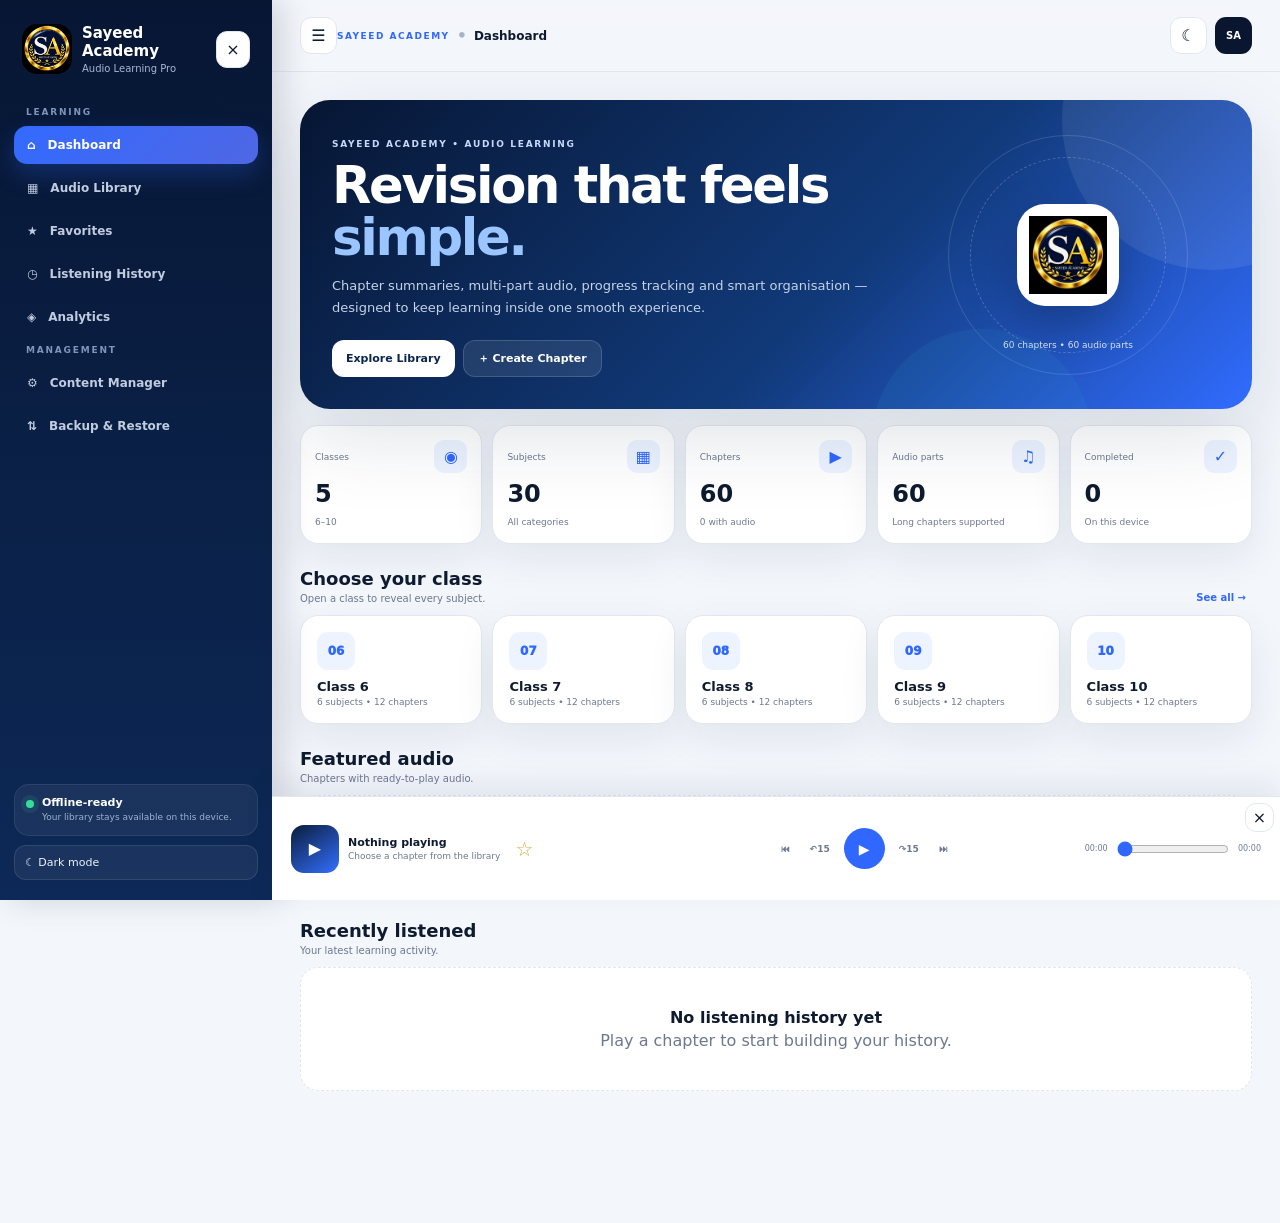
<file: index.html>
<!doctype html>
<html lang="en">
<head>
<meta charset="utf-8">
<meta name="viewport" content="width=device-width,initial-scale=1,viewport-fit=cover">
<meta name="theme-color" content="#07152f"><meta name="app-version" content="6.0.0-premium">
<meta name="description" content="Sayeed Academy — premium chapter-wise audio learning for Classes 6 to 10.">
<link rel="manifest" href="manifest.webmanifest">
<link rel="icon" href="assets/icons/logo.png">
<link rel="stylesheet" href="assets/css/style.css">
<title>Sayeed Academy • Audio Learning Pro • Premium</title>
</head>
<body>
<div class="app-shell">
  <aside class="sidebar" id="sidebar">
    <div class="brand">
      <img src="assets/icons/logo.png" alt="Sayeed Academy" class="brand-logo">
      <div class="brand-copy"><strong>Sayeed Academy</strong><span>Audio Learning Pro</span></div>
      <button class="icon-btn mobile-close" id="closeSidebar" aria-label="Close menu">×</button>
    </div>
    <div class="sidebar-label">LEARNING</div>
    <nav class="nav">
      <button class="nav-item active" data-view="home"><span>⌂</span>Dashboard</button>
      <button class="nav-item" data-view="library"><span>▦</span>Audio Library</button>
      <button class="nav-item" data-view="favorites"><span>★</span>Favorites</button>
      <button class="nav-item" data-view="history"><span>◷</span>Listening History</button>
      <button class="nav-item" data-view="analytics"><span>◈</span>Analytics</button>
    </nav>
    <div class="sidebar-label">MANAGEMENT</div>
    <nav class="nav">
      <button class="nav-item" data-view="manager"><span>⚙</span>Content Manager</button>
      <button class="nav-item" data-view="backup"><span>⇅</span>Backup & Restore</button>
    </nav>
    <div class="sidebar-bottom">
      <div class="mini-card">
        <span class="mini-dot"></span>
        <div><strong>Offline-ready</strong><small>Your library stays available on this device.</small></div>
      </div>
      <button class="theme-btn" id="themeToggle">☾ <span>Dark mode</span></button>
    </div>
  </aside>

  <div class="backdrop" id="backdrop"></div>
  <main class="main">
    <header class="topbar">
      <button class="icon-btn menu-btn" id="openSidebar" aria-label="Open menu">☰</button>
      <div class="crumbs"><span>SAYEED ACADEMY</span><b>•</b><strong id="pageTitle">Dashboard</strong></div>
      <div class="top-actions">
        <button class="icon-btn" id="topTheme" title="Toggle theme">☾</button>
        <button class="avatar-btn" id="quickManager" title="Open Content Manager">SA</button>
      </div>
    </header>
    <div id="appContent"></div>
  </main>

  <section class="player" id="player">
    <div class="player-main">
      <div class="player-art" id="playerArt">▶</div>
      <div class="player-meta">
        <strong id="playerTitle">Nothing playing</strong>
        <span id="playerSub">Choose a chapter from the library</span>
      </div>
      <button class="player-star" id="playerFav" title="Favorite">☆</button>
    </div>
    <div class="player-controls">
      <button class="small-control" id="prevPart" title="Previous part">⏮</button>
      <button class="small-control" id="back15" title="Back 15 seconds">↶15</button>
      <button class="play-control" id="playPause">▶</button>
      <button class="small-control" id="forward15" title="Forward 15 seconds">↷15</button>
      <button class="small-control" id="nextPart" title="Next part">⏭</button>
    </div>
    <div class="player-progress">
      <span id="currentTime">00:00</span>
      <input type="range" id="seekBar" min="0" max="100" value="0" aria-label="Audio progress">
      <span id="duration">00:00</span>
    </div>
    <audio id="audio" preload="metadata"></audio>
    <button class="icon-btn player-close" id="closePlayer" title="Close player">×</button>
  </section>
</div>

<div class="modal hidden" id="modal">
  <div class="modal-backdrop" data-close-modal></div>
  <div class="modal-card" id="modalCard"></div>
</div>
<div class="toast-wrap" id="toastWrap"></div>
<script src="assets/js/app.js"></script>
</body>
</html>
</file>
<file: assets/css/style.css>
:root{--bg:#f3f6fb;--surface:#fff;--surface2:#f8faff;--text:#0e1a2f;--muted:#6c7890;--line:#e1e7ef;--blue:#3068ff;--cyan:#2db4c9;--gold:#d9ac41;--green:#16a675;--red:#dc5160;--navy:#0a1630;--shadow:0 14px 40px rgba(18,38,72,.08);--shadow2:0 28px 80px rgba(18,38,72,.13);--sidebar:272px;--player:104px}
body.dark{--bg:#07101d;--surface:#0d1829;--surface2:#111f33;--text:#f3f7fd;--muted:#9aa8bc;--line:#21334c;--shadow:0 16px 42px rgba(0,0,0,.24);--shadow2:0 28px 90px rgba(0,0,0,.35)}
*{box-sizing:border-box}html,body{margin:0;min-height:100%;font-family:Inter,system-ui,-apple-system,Segoe UI,sans-serif;background:var(--bg);color:var(--text)}body{padding-bottom:var(--player)}
button,input,select,textarea{font:inherit}button{cursor:pointer}button:disabled{opacity:.45;cursor:not-allowed}.hidden{display:none!important}
.sidebar{position:fixed;inset:0 auto 0 0;width:var(--sidebar);z-index:60;padding:20px 14px;background:linear-gradient(180deg,#071633,#0d2957);color:#fff;display:flex;flex-direction:column;box-shadow:10px 0 30px rgba(5,16,37,.15)}
.brand{display:flex;align-items:center;gap:10px;padding:4px 8px 24px}.brand-logo{width:50px;height:50px;object-fit:cover;border-radius:15px;background:#fff}.brand-copy strong{display:block;font-size:15px}.brand-copy span{display:block;color:#a9b9d5;font-size:10px;margin-top:3px}.mobile-close{display:none;margin-left:auto}.sidebar-label{font-size:9px;letter-spacing:1.8px;color:#7f95bb;font-weight:900;padding:9px 12px}.nav{display:grid;gap:5px}.nav-item{width:100%;border:0;background:transparent;color:#c2cce0;border-radius:13px;padding:12px 13px;text-align:left;display:flex;align-items:center;gap:12px;font-size:12px;font-weight:700;transition:.18s}.nav-item:hover{background:rgba(255,255,255,.08);color:#fff}.nav-item.active{background:linear-gradient(135deg,#326aff,#4f67e4);color:#fff;box-shadow:0 10px 24px rgba(48,106,255,.25)}.sidebar-bottom{margin-top:auto}.mini-card{display:flex;gap:8px;padding:11px;background:rgba(255,255,255,.06);border:1px solid rgba(255,255,255,.08);border-radius:15px;margin-bottom:9px}.mini-card strong{display:block;font-size:11px}.mini-card small{display:block;color:#9fb1d0;font-size:9px;line-height:1.45;margin-top:2px}.mini-dot{width:8px;height:8px;background:#35dc9c;border-radius:50%;margin-top:4px;box-shadow:0 0 0 5px rgba(53,220,156,.1)}.theme-btn{width:100%;border:1px solid rgba(255,255,255,.1);background:rgba(255,255,255,.06);color:#eef3fc;border-radius:12px;padding:10px;text-align:left;font-size:11px}
.main{margin-left:var(--sidebar);min-height:100vh;background:var(--bg)}.topbar{height:72px;position:sticky;top:0;z-index:40;display:flex;align-items:center;padding:0 28px;border-bottom:1px solid var(--line);background:color-mix(in srgb,var(--bg) 92%,transparent);backdrop-filter:blur(15px)}.menu-btn{display:none}.crumbs{display:flex;gap:7px;align-items:center}.crumbs span{font-size:9px;letter-spacing:1.5px;color:var(--blue);font-weight:900}.crumbs b{color:#a8b3c5}.crumbs strong{font-size:12px}.top-actions{margin-left:auto;display:flex;gap:8px}.icon-btn,.avatar-btn{width:37px;height:37px;border:1px solid var(--line);border-radius:11px;background:var(--surface);color:var(--text);display:grid;place-items:center}.avatar-btn{border:0;background:var(--navy);color:#fff;font-size:10px;font-weight:900}
.content{max-width:1440px;margin:auto;padding:28px}.eyebrow{font-size:9px;letter-spacing:1.7px;font-weight:900;color:#c8d8fb}.blue-text{color:var(--blue)}
.hero-v6{min-height:300px;display:grid;grid-template-columns:1.3fr .7fr;gap:20px;align-items:center;padding:32px;border-radius:30px;background:linear-gradient(135deg,#071633,#113a7a 58%,#316cff);color:#fff;position:relative;overflow:hidden;box-shadow:var(--shadow2)}.hero-v6:before,.hero-v6:after{content:"";position:absolute;border-radius:50%;pointer-events:none}.hero-v6:before{width:300px;height:300px;right:-110px;top:-130px;background:rgba(255,255,255,.08)}.hero-v6:after{width:220px;height:220px;right:160px;bottom:-140px;background:rgba(45,180,201,.09)}.hero-copy{position:relative;z-index:2}.hero-v6 h1{font-size:clamp(34px,4vw,52px);line-height:1.02;letter-spacing:-.045em;margin:8px 0 12px}.hero-v6 h1 em{font-style:normal;color:#9bc5ff}.hero-v6 p{max-width:700px;color:#c6d3e7;font-size:13px;line-height:1.65;margin:0}.hero-actions{display:flex;flex-wrap:wrap;gap:8px;margin-top:22px}.hero-orbit{width:240px;height:240px;border:1px solid rgba(255,255,255,.14);border-radius:50%;display:grid;place-items:center;position:relative;margin:auto}.hero-orbit-ring{position:absolute;inset:21px;border:1px dashed rgba(255,255,255,.22);border-radius:50%}.hero-orbit-logo{width:102px;height:102px;border-radius:28px;background:#fff;display:grid;place-items:center;box-shadow:0 20px 50px rgba(0,0,0,.25)}.hero-orbit-logo img{width:78px;height:78px;object-fit:contain}.hero-orbit small{position:absolute;bottom:24px;font-size:9px;color:#d7e1f1}
.btn{border:0;border-radius:12px;padding:10px 14px;font-weight:850;font-size:11px}.btn-primary{background:#fff;color:#0a2450}.btn-blue{background:var(--blue);color:#fff}.btn-soft{background:rgba(255,255,255,.09);color:#fff;border:1px solid rgba(255,255,255,.15)}.btn-ghost{background:var(--surface);color:var(--text);border:1px solid var(--line)}.btn-danger{background:#fff0f2;color:#b52e40;border:1px solid #ffd4da}.link-btn{border:0;background:none;color:var(--blue);font-size:10px;font-weight:900}
.stats{display:grid;grid-template-columns:repeat(5,1fr);gap:10px;margin:16px 0}.stat{background:var(--surface);border:1px solid var(--line);border-radius:18px;padding:14px;box-shadow:var(--shadow)}.stat-top{display:flex;align-items:center;justify-content:space-between}.stat small{font-size:9px;color:var(--muted)}.stat strong{display:block;font-size:24px;margin:7px 0 2px}.stat-icon{width:33px;height:33px;border-radius:10px;background:#edf3ff;color:var(--blue);display:grid;place-items:center}
.section-head{display:flex;align-items:end;justify-content:space-between;gap:12px;margin:24px 0 11px}.section-head h2{margin:0;font-size:18px}.section-head p{margin:4px 0 0;color:var(--muted);font-size:10px}
.class-grid-v6{display:grid;grid-template-columns:repeat(5,1fr);gap:10px}.class-card-v6{border:1px solid var(--line);background:var(--surface);color:var(--text);border-radius:18px;padding:16px;text-align:left;box-shadow:var(--shadow);transition:.18s}.class-card-v6:hover{transform:translateY(-3px);border-color:#abc5fb}.class-pill{width:38px;height:38px;border-radius:11px;background:#edf3ff;color:var(--blue);display:grid;place-items:center;font-size:12px;font-weight:950}.class-card-v6 strong{display:block;font-size:13px;margin-top:9px}.class-card-v6 small{display:block;color:var(--muted);font-size:9px;margin-top:3px}
.subject-strip{display:grid;grid-template-columns:repeat(6,1fr);gap:8px}.subject-chip-v6{border:1px solid var(--line);background:var(--surface);color:var(--text);border-radius:15px;padding:11px;text-align:left}.subject-chip-v6 span{font-size:19px}.subject-chip-v6 b{display:block;font-size:10px;margin-top:5px}.subject-chip-v6 small{display:block;font-size:8px;color:var(--muted);margin-top:2px}
.featured-grid{display:grid;grid-template-columns:repeat(4,1fr);gap:11px}.featured-card{border:1px solid var(--line);background:var(--surface);border-radius:19px;overflow:hidden;box-shadow:var(--shadow)}.featured-card .chapter-thumb{width:100%;height:150px;border-radius:0}.featured-text{padding:13px}.featured-text strong{display:block;font-size:13px;margin:8px 0 5px}.featured-text small{display:block;color:var(--muted);font-size:9px;margin-bottom:9px}
.chapter-thumb{width:52px;height:52px;border-radius:14px;position:relative;overflow:hidden;background:linear-gradient(145deg,#102f69,#3b72ff);display:grid;place-items:center;color:#fff;flex:none}.chapter-thumb.large{width:100%;height:160px;border-radius:18px}.chapter-thumb img{width:100%;height:100%;object-fit:cover;display:block}.fallback-initials{position:absolute;bottom:8px;right:8px;padding:4px 6px;border-radius:8px;background:rgba(0,0,0,.35);font-size:9px;font-weight:900}.thumb-subject{font-size:29px}.thumb-fallback{background:radial-gradient(circle at 30% 20%,#4b8fff,#163770 52%,#081631)}
.resume-card-v6{display:flex;align-items:center;gap:12px;padding:11px;border:1px solid var(--line);border-radius:19px;background:linear-gradient(90deg,var(--surface),var(--surface2));box-shadow:var(--shadow);margin:16px 0}.resume-card-v6 .chapter-thumb{width:78px;height:56px;border-radius:12px}.resume-card-v6 strong{display:block;font-size:13px;margin:4px 0}.resume-card-v6 small{font-size:9px;color:var(--muted)}
.recent-grid-v6{display:grid;grid-template-columns:repeat(2,1fr);gap:8px}.recent-v6{display:flex;align-items:center;gap:9px;padding:10px;border:1px solid var(--line);border-radius:15px;background:var(--surface)}.recent-v6 .chapter-thumb{width:42px;height:42px;border-radius:10px}.recent-v6 strong{font-size:10px;display:block}.recent-v6 small{font-size:8px;color:var(--muted)}
.library-toolbar-v6{display:flex;gap:8px;flex-wrap:wrap;padding:10px;border:1px solid var(--line);background:var(--surface);border-radius:17px;box-shadow:var(--shadow)}.smart-search{display:flex;align-items:center;gap:6px;min-width:230px;flex:1;border:1px solid var(--line);background:var(--surface2);border-radius:11px;padding:0 9px}.smart-search span{color:var(--muted)}.smart-search .search{border:0;background:transparent;flex:1;min-width:0;padding:10px}.search{border:1px solid var(--line);background:var(--surface2);color:var(--text);border-radius:11px;padding:10px 11px;outline:none}.select{border:1px solid var(--line);background:var(--surface2);color:var(--text);border-radius:11px;padding:10px 11px;min-width:125px}.section-mini-row{display:flex;justify-content:space-between;margin:9px 2px;font-size:9px;color:var(--muted)}
.chapter-grid-v6{display:grid;grid-template-columns:repeat(3,1fr);gap:12px}.chapter-card-v6{background:var(--surface);border:1px solid var(--line);border-radius:20px;overflow:hidden;box-shadow:var(--shadow);min-width:0}.cover-wrap{position:relative}.cover-wrap .chapter-thumb{width:100%;height:155px;border-radius:0}.cover-star{position:absolute;right:9px;top:9px;width:33px;height:33px;border:0;border-radius:10px;background:rgba(5,13,29,.5);color:#ffd96b;font-size:16px}.cover-count{position:absolute;left:9px;bottom:9px;padding:5px 7px;border-radius:8px;background:rgba(5,13,29,.54);color:#fff;font-size:8px}.chapter-body{padding:13px}.badge{display:inline-block;padding:5px 7px;border-radius:7px;background:#eaf2ff;color:#1959c6;font-size:8px;font-weight:900}.chapter-body>strong{display:block;font-size:13px;line-height:1.35;margin:8px 0 5px}.chapter-body p{font-size:10px;color:var(--muted);line-height:1.5;min-height:33px;margin:0}.part-strip{display:flex;gap:5px;flex-wrap:wrap;margin-top:9px}.part-chip{border:1px solid var(--line);background:var(--surface2);color:var(--muted);padding:5px 7px;border-radius:999px;font-size:8px;font-weight:900}.part-chip.ready{color:var(--blue);border-color:#bdd0f5;background:#eff4ff}.chapter-meta{display:flex;align-items:end;justify-content:space-between;gap:10px;margin-top:13px}.chapter-meta small{display:block;font-size:8px;color:var(--muted);margin-bottom:5px}.mini-progress{width:90px;height:5px;border-radius:99px;background:var(--surface3,#e8edf4);overflow:hidden}.mini-progress i{height:100%;display:block;background:linear-gradient(90deg,var(--blue),var(--cyan))}
.round-btn{width:34px;height:34px;border-radius:11px;border:1px solid var(--line);background:var(--surface2);color:var(--text)}.round-btn.primary{background:var(--blue);border-color:var(--blue);color:#fff}.round-btn.danger{color:var(--red)}
.manager-toolbar{display:flex;gap:8px;margin-bottom:10px}.manager-toolbar .search{flex:1}.manager-list{display:grid;gap:7px}.manager-row-v6{display:flex;align-items:center;gap:10px;padding:10px 11px;border:1px solid var(--line);border-radius:15px;background:var(--surface);box-shadow:0 4px 15px rgba(12,32,65,.03)}.manager-row-v6 .chapter-thumb{width:46px;height:46px}.manager-row-v6 strong{font-size:10px;display:block}.manager-row-v6 small{font-size:8px;color:var(--muted)}.row-actions{display:flex;gap:5px}
.manager-tabs{display:flex;gap:7px;overflow:auto;margin-bottom:10px}.tab{border:1px solid var(--line);background:var(--surface);color:var(--muted);padding:9px 12px;border-radius:10px;font-size:10px;font-weight:900;white-space:nowrap}.tab.active{background:var(--navy);color:#fff;border-color:var(--navy)}
.analytics-grid{display:grid;grid-template-columns:1fr 1fr;gap:12px}.panel-grid{display:grid;grid-template-columns:1fr 1fr;gap:12px;margin-top:12px}.analytics-card{background:var(--surface);border:1px solid var(--line);border-radius:18px;padding:16px;box-shadow:var(--shadow)}.analytics-card h3{font-size:13px;margin:0 0 11px}.bar-row{display:grid;grid-template-columns:100px 1fr 20px;gap:7px;align-items:center;margin:9px 0;font-size:9px}.bar{height:7px;background:var(--surface3,#e8edf4);border-radius:99px;overflow:hidden}.bar i{height:100%;display:block;background:linear-gradient(90deg,var(--blue),var(--cyan))}
.backup-grid{display:grid;grid-template-columns:repeat(3,1fr);gap:11px}.backup-card{background:var(--surface);border:1px solid var(--line);border-radius:18px;padding:15px;box-shadow:var(--shadow)}.backup-card h3{font-size:12px;margin:0 0 5px}.backup-card p{font-size:9px;line-height:1.5;color:var(--muted);min-height:43px}
.empty{padding:40px 20px;text-align:center;background:var(--surface);border:1px dashed var(--line);border-radius:18px;color:var(--muted)}.empty strong,.empty b{display:block;color:var(--text);margin-bottom:4px}
.parts-head{display:flex;justify-content:space-between;align-items:center;gap:8px;margin-bottom:7px}.parts-head strong{display:block;font-size:11px}.parts-head span{display:block;color:var(--muted);font-size:8px;margin-top:2px}.part-row{border:1px solid var(--line);background:var(--surface2);border-radius:13px;padding:9px;margin-top:7px}.part-row-head{display:flex;align-items:center;justify-content:space-between;gap:8px}.part-number{font-size:8px;letter-spacing:1px;color:var(--blue);font-weight:900;margin-right:7px}.part-row-head strong{font-size:9px}.part-order{display:flex;gap:3px}.part-fields{display:grid;grid-template-columns:1.2fr .7fr .9fr;gap:6px;margin-top:7px}.part-fields input,.part-fields select,.part-fields textarea{width:100%;border:1px solid var(--line);background:var(--surface);color:var(--text);border-radius:8px;padding:8px;font-size:9px}.part-fields textarea{grid-column:1/-1;min-height:50px}.upload-box{border:1px dashed #a8bfdf;border-radius:11px;padding:10px;background:var(--surface2)}
.modal{position:fixed;inset:0;z-index:100;display:grid;place-items:center;padding:14px}.modal-backdrop{position:absolute;inset:0;background:rgba(2,9,23,.68);backdrop-filter:blur(5px)}.modal-card{position:relative;width:min(780px,100%);max-height:92vh;overflow:auto;background:var(--surface);border:1px solid var(--line);border-radius:23px;padding:20px;box-shadow:var(--shadow2)}.modal-head{display:flex;align-items:flex-start;justify-content:space-between;gap:10px}.modal-head h2{font-size:18px;margin:4px 0}.modal-kicker{font-size:8px;color:var(--muted)}.form-grid{display:grid;grid-template-columns:1fr 1fr;gap:11px;margin-top:13px}.field{display:grid;gap:6px}.field.full{grid-column:1/-1}.field label{font-size:8px;color:var(--muted);font-weight:900;letter-spacing:.7px;text-transform:uppercase}.field input,.field select,.field textarea{width:100%;border:1px solid var(--line);background:var(--surface2);color:var(--text);border-radius:10px;padding:9px;outline:none}.field textarea{min-height:90px;resize:vertical}.modal-actions{display:flex;justify-content:flex-end;gap:7px;margin-top:15px}.chapter-preview{display:grid;grid-template-columns:170px 1fr;gap:12px;margin-top:12px}.preview-cover{background:var(--surface2);border-radius:16px;min-height:135px;overflow:hidden}.preview-cover img{width:100%;height:100%;object-fit:cover;display:block}.preview-parts{display:grid;gap:7px;margin-top:11px}.part-preview{display:flex;align-items:center;justify-content:space-between;gap:8px;padding:9px;border:1px solid var(--line);border-radius:11px;background:var(--surface2)}.part-preview b{font-size:10px}.part-preview small{display:block;color:var(--muted);font-size:8px;margin-top:2px}.note{font-size:9px;color:var(--muted);line-height:1.5}
.player{position:fixed;left:var(--sidebar);right:0;bottom:0;z-index:70;min-height:var(--player);display:grid;grid-template-columns:1.1fr 1.3fr .55fr;align-items:center;gap:12px;padding:9px 19px;background:color-mix(in srgb,var(--surface) 96%,transparent);backdrop-filter:blur(18px);border-top:1px solid var(--line);box-shadow:0 -12px 28px rgba(10,35,75,.08)}.player-main{display:flex;align-items:center;gap:9px;min-width:0}.player-art{width:48px;height:48px;border-radius:13px;background:linear-gradient(145deg,#0b1c3b,#3370ff);color:#fff;display:grid;place-items:center;overflow:hidden;flex:none}.player-thumb-img{width:100%;height:100%;object-fit:cover}.player-meta{min-width:0}.player-meta strong,.player-meta span{display:block;white-space:nowrap;overflow:hidden;text-overflow:ellipsis}.player-meta strong{font-size:11px}.player-meta span{font-size:9px;color:var(--muted);margin-top:2px}.player-star{border:0;background:none;color:var(--gold);font-size:20px}.player-controls{display:flex;justify-content:center;align-items:center;gap:8px}.small-control{border:0;background:transparent;color:var(--muted);font-size:9px;font-weight:900}.play-control{border:0;background:var(--blue);color:#fff;width:41px;height:41px;border-radius:50%;font-size:14px}.player-progress{display:flex;align-items:center;gap:7px;color:var(--muted);font-size:8px}.player-progress input{width:100%;accent-color:var(--blue)}.player-close{position:absolute;right:6px;top:6px;width:29px;height:29px}
.toast-wrap{position:fixed;right:15px;bottom:118px;z-index:200;display:grid;gap:6px}.toast{padding:10px 13px;background:var(--navy);color:#fff;border-radius:11px;box-shadow:var(--shadow2);font-size:10px}.toast.error{background:#aa2d40}
@media(max-width:1180px){.class-grid-v6{grid-template-columns:repeat(3,1fr)}.featured-grid{grid-template-columns:repeat(2,1fr)}.subject-strip{grid-template-columns:repeat(3,1fr)}.stats{grid-template-columns:repeat(3,1fr)}.backup-grid{grid-template-columns:repeat(2,1fr)}.analytics-grid,.panel-grid{grid-template-columns:1fr}}
@media(max-width:800px){:root{--sidebar:0px;--player:108px}.sidebar{transform:translateX(-100%);transition:.22s;width:286px}.sidebar.open{transform:translateX(0)}.mobile-close{display:grid}.backdrop.show{display:block;position:fixed;inset:0;z-index:55;background:rgba(0,0,0,.5)}.main{margin-left:0}.menu-btn{display:grid}.topbar{padding:0 14px}.content{padding:16px}.hero-v6{grid-template-columns:1fr;padding:23px}.hero-orbit{width:190px;height:190px}.hero-orbit-logo{width:83px;height:83px}.hero-orbit-logo img{width:64px;height:64px}.stats{grid-template-columns:repeat(2,1fr)}.class-grid-v6{grid-template-columns:repeat(2,1fr)}.featured-grid,.subject-strip,.recent-grid-v6,.backup-grid{grid-template-columns:1fr}.chapter-grid-v6{grid-template-columns:1fr}.player{left:0;grid-template-columns:1fr auto;min-height:108px;padding:7px 12px}.player-progress{grid-column:1/-1;grid-row:2}.player-main{grid-column:1}.player-controls{grid-column:2}.player-right{position:absolute;right:6px;top:5px}.form-grid{grid-template-columns:1fr}.field.full{grid-column:auto}.part-fields{grid-template-columns:1fr 1fr}.part-fields textarea{grid-column:1/-1}.chapter-preview{grid-template-columns:1fr}}
@media(max-width:480px){.topbar{height:64px}.crumbs span,.crumbs b{display:none}.content{padding:12px}.hero-v6 h1{font-size:30px}.stats{gap:7px}.stat{padding:12px}.stat strong{font-size:21px}.class-grid-v6{gap:7px}.class-card-v6{padding:12px}.featured-card .chapter-thumb{height:160px}.library-toolbar-v6{padding:8px}.smart-search{min-width:100%}.select{flex:1;min-width:0}.part-fields{grid-template-columns:1fr}.part-fields textarea{grid-column:auto}.modal-card{padding:15px}.hero-actions .btn{flex:1}}
@media print{.sidebar,.topbar,.player,.toast-wrap,.hero-actions,.link-btn{display:none!important}.main{margin:0!important}.content{padding:0}.analytics-card,.backup-card,.stat{box-shadow:none}.chapter-grid-v6{grid-template-columns:repeat(2,1fr)}}

.thumb-editor-preview{min-height:88px;border:1px solid var(--border,#dbe4f0);border-radius:18px;background:var(--surface-2,#f6f9fd);display:flex;align-items:center;justify-content:center;overflow:hidden;color:var(--muted,#718096);font-size:13px}
.thumb-editor-preview img{display:block;width:100%;max-height:180px;object-fit:cover}
</file>
